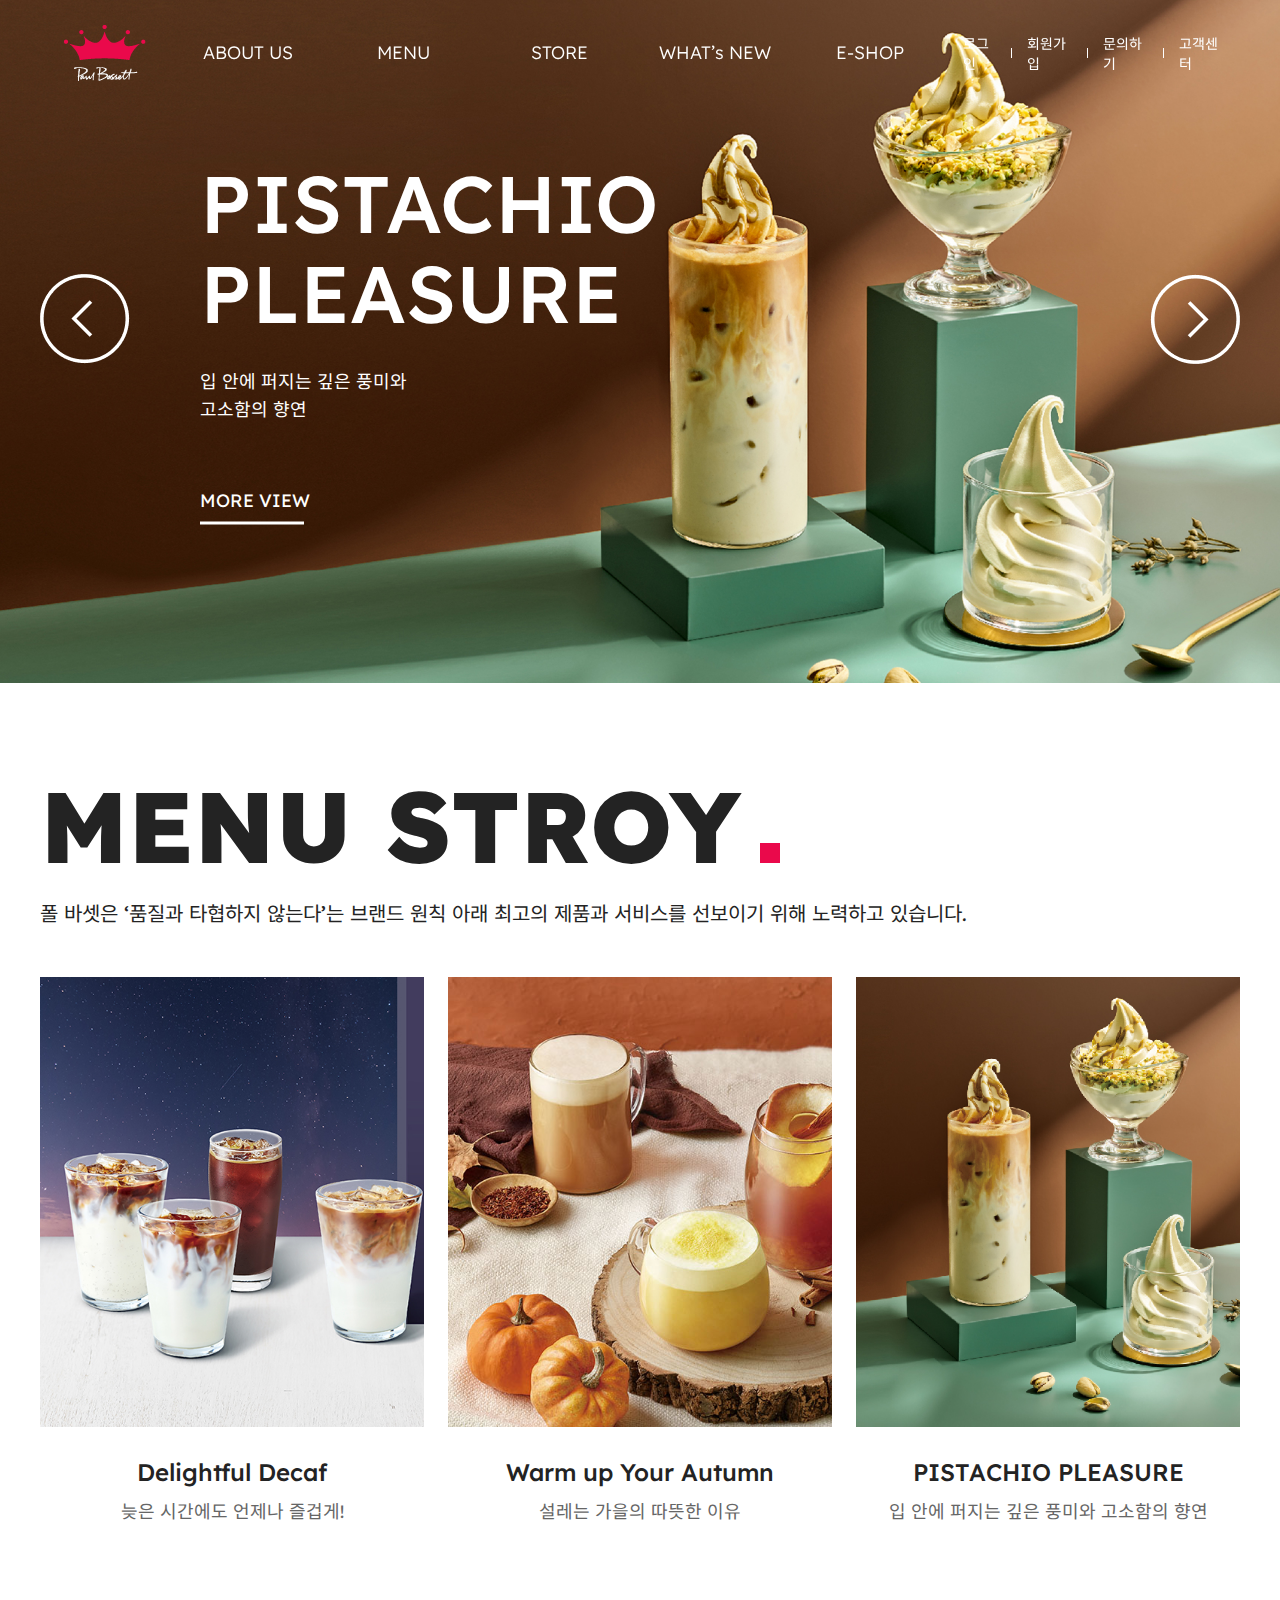
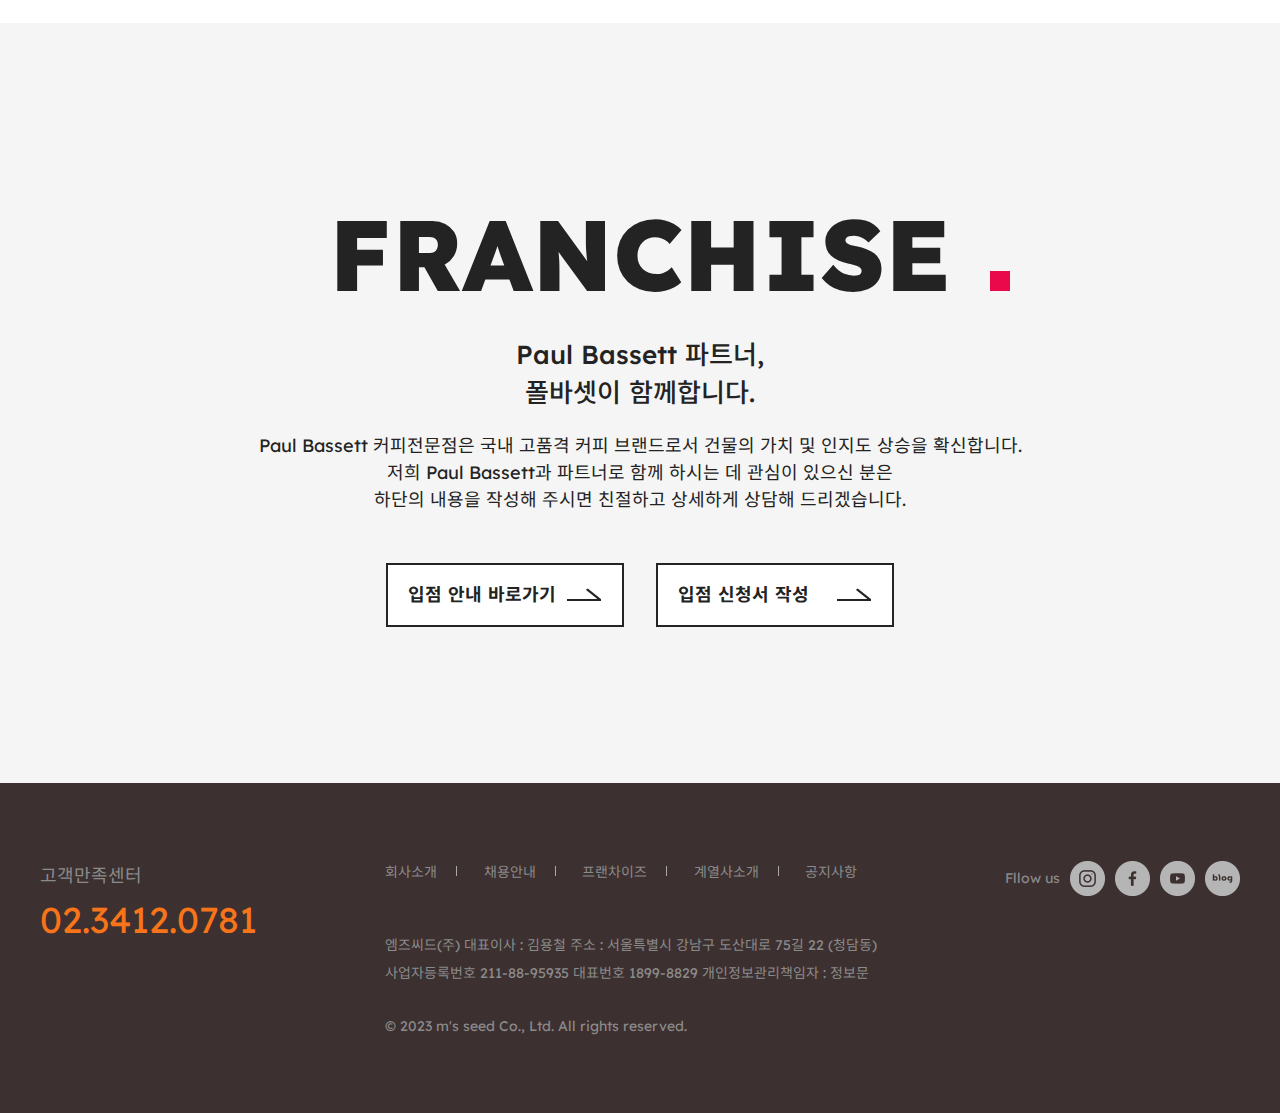
<file: index.html>
<!DOCTYPE html>
<html lang="ko">
<head>
  <meta charset="UTF-8">
  <meta name="viewport" content="width=device-width, initial-scale=1.0">
  <link rel="preconnect" href="https://fonts.googleapis.com">
  <link rel="preconnect" href="https://fonts.gstatic.com" crossorigin>
  <link href="https://fonts.googleapis.com/css2?family=Lexend+Deca:wght@100;200;300;400;500;600;700;800&family=Noto+Sans+KR:wght@100;200;300;400;500;600;700;800&display=swap" rel="stylesheet">
  <link rel="stylesheet" href="css/layout.css">
  <link rel="stylesheet" href="css/swiper-bundle.min.css" />
  <script src="js/jquery-3.7.1.min.js"></script>
  <script src="js/swiper-bundle.min.js"></script>
  <script src="js/common.js"></script>
  <title>폴바셋</title>
</head>
<body>
  <!--헤더영역-->
  <header id="header">
    <h1>
      <a href="#">
        <img src="images/common/img_logo.png" alt="">
      </a>
    </h1>
    <!--GNB영역-->
    <nav id="nav">
      <ul>
        <li>
          <a href="#">ABOUT US</a>
          <ul class="depth2">
            <li>
              <a href="#">
                Brand
              </a>
            </li>
            <li>
              <a href="#">
                회사소개
              </a>
            </li>
            <li>
              <a href="#">
                CSR
              </a>
            </li>
          </ul>
        </li>
        <li>
          <a href="#">MENU</a>
          <ul class="depth2">
            <li>
              <a href="#">
                NEW
              </a>
            </li>
            <li>
              <a href="#">
                COFFEE
              </a>
            </li>
            <li>
              <a href="#">
                BEVERAGE
              </a>
            </li>
            <li>
              <a href="#">
                ICE-CREAM
              </a>
            </li>
            <li>
              <a href="#">
                FOOD
              </a>
            </li>
            <li>
              <a href="#">
               PRODUCT
              </a>
            </li>
          </ul>
        </li>
        <li>
          <a href="#">STORE</a>
          <ul class="depth2">
            <li>
              <a href="#">
                매장찾기
              </a>
            </li>
          </ul>
        </li>
        <li>
          <a href="#">WHAT’s NEW</a>
          <ul class="depth2">
            <li>
              <a href="#">
                EVENT/NEWS
              </a>
            </li>
            <li>
              <a href="#">
                NOTICE
              </a>
            </li>
          </ul>
        </li>
        <li>
          <a href="#">E-SHOP</a>
          <ul class="depth2">
            <li>
              <a href="#">
                E-SHOP소개
              </a>
            </li>
          </ul>
        </li>
      </ul>
    </nav>
    <ul class="util_area">
      <li>
        <a href="#">로그인</a>
      </li>
      <li>
        <a href="#">회원가입</a>
      </li>
      <li>
        <a href="#">문의하기</a>
      </li>
      <li>
        <a href="#">고객센터</a>
      </li>
    </ul>
  </header>
  <main id="container">
    <!--메인배너영역-->
    <div class="main_visual_area swiper mySwiper">
      <ul class="swiper-wrapper">
        <li class="img01 swiper-slide">
          <div class="txt_area">
            <strong class="tit">
              PISTACHIO<br>PLEASURE
            </strong>
            <p>
              입 안에 퍼지는 깊은 풍미와<br>고소함의 향연
            </p>
            <a href="#">MORE VIEW</a>
          </div>
          <div class="visual_img">
            <img src="images/main/img_main01.jpg" alt="">
          </div>
        </li>
        <li class="img02 swiper-slide">
          <div class="txt_area">
            <strong class="tit">
              Journey<br>Across Time             
            </strong>
            <p>
              전통차로 만나는<br>향긋한 시간 여행
            </p>
            <a href="#">MORE VIEW</a>
          </div>
          <div class="visual_img">
            <img src="images/main/img_main02.jpg" alt="">
          </div>
        </li>
      </ul>      
      <div class="swiper-button-next"></div>
      <div class="swiper-button-prev"></div>
    </div>
    <!--메뉴 스토리 영역-->
    <section class="menu_area">
      <h2>
        MENU STROY
      </h2>
      <p>폴 바셋은 ‘품질과 타협하지 않는다’는 브랜드 원칙 아래 최고의 제품과 서비스를 선보이기 위해 노력하고 있습니다.</p>
      <ul class="menu_list">
        <li>
          <a href="#">
            <span><img src="images/main/img_product01.jpg" alt="Delightful Decaf"></span>
            <b>Delightful Decaf</b>
            <em>늦은 시간에도 언제나 즐겁게!</em>
          </a>
        </li>
        <li>
          <a href="#">
            <span><img src="images/main/img_product02.jpg" alt="Warm up Your Autumn"></span>
            <b>Warm up Your Autumn</b>
            <em>설레는 가을의 따뜻한 이유</em>
          </a>
        </li>
        <li>
          <a href="#">
            <span><img src="images/main/img_product03.jpg" alt="PISTACHIO PLEASURE"></span>
            <b>PISTACHIO PLEASURE</b>
            <em>입 안에 퍼지는 깊은 풍미와 고소함의 향연</em>
          </a>
        </li>
      </ul>
    </section>
    <section class="franchise_area">
      <h2>
        FRANCHISE
      </h2>
      <strong>
        Paul Bassett 파트너,<br>폴바셋이 함께합니다.
      </strong>
      <p>
        Paul Bassett 커피전문점은 국내 고품격 커피 브랜드로서 건물의 가치 및 인지도 상승을 확신합니다.<br> 
        저희 Paul Bassett과 파트너로  함께 하시는 데 관심이 있으신 분은<br> 
        하단의 내용을 작성해 주시면 친절하고 상세하게 상담해 드리겠습니다.
      </p>
      <div class="btn_area">
        <a href="#">
          입점 안내 바로가기
        </a>
        <a href="#">
          입점 신청서 작성
        </a>
      </div>
    </section>
  </main>  
  <footer id="footer">      
    <div class="footer_inner">
      <div class="cs_call">
        <b>고객만족센터</b>
        <span>02.3412.0781</span>
      </div>
      <div class="company_info">
        <ul class="fnb">
          <li>
            <a href="#">회사소개</a>
          </li>
          <li>
            <a href="#">채용안내</a>
          </li>
          <li>
            <a href="#">프랜차이즈</a>
          </li>
          <li>
            <a href="#">계열사소개</a>
          </li> 
          <li>
            <a href="#">공지사항</a>
          </li>  
        </ul>
        <address>
          <p>엠즈씨드(주) 대표이사 : 김용철 주소 : 서울특별시 강남구 도산대로 75길 22 (청담동)</p>
          <p>사업자등록번호 211-88-95935 대표번호 1899-8829 개인정보관리책임자 : 정보문</p>
        </address>
        <p>© 2023 m's seed Co., Ltd. All rights reserved.</p>
      </div>  
      <div class="sns_area">
        <span>Fllow us</span>     
        <ul class="sns_area">
          <li><a href="#"><img src="images/common/ico_sns01.png" alt="인스타그램"></a></li>
          <li><a href="#"><img src="images/common/ico_sns02.png" alt="페이스북"></a></li>
          <li><a href="#"><img src="images/common/ico_sns03.png" alt="유투브"></a></li>
          <li><a href="#"><img src="images/common/ico_sns04.png" alt="블로그"></a></li>
        </ul>
      </div>   
    </div>
  </footer>  
</body>
</html>
</file>
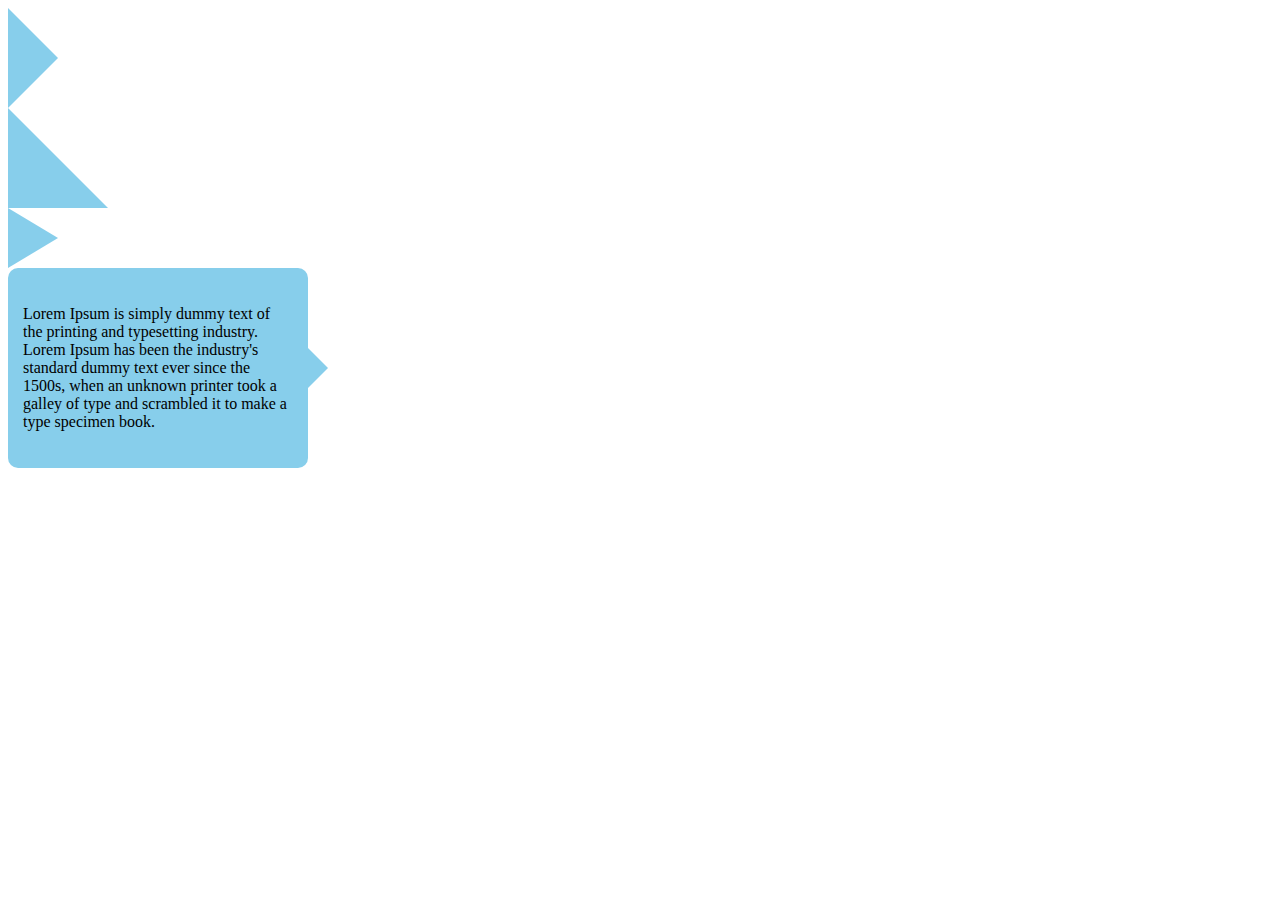
<file: css/arrow.html>
<!DOCTYPE html>
<html lang="en">
<head>
  <meta charset="UTF-8">
  <meta name="viewport" content="width=device-width, initial-scale=1.0">
  <title>Document</title>
  <style>
  div.shape01{
  width: 0;
  height: 0;
  border-bottom: 50px solid transparent;
  border-top: 50px solid transparent;
  border-left: 50px solid skyblue;
  border-right: 50px solid transparent;
}
div.shape02 {
  width: 0;
  height: 0;
  border-bottom: 50px solid skyblue;
  border-top: 50px solid transparent;
  border-left: 50px solid skyblue;
  border-right: 50px solid transparent;
}
div.shape03 {
  width: 0;
  height: 0;
  border-bottom: 30px solid transparent;
  border-top: 30px solid transparent;
  border-left: 50px solid skyblue;
  border-right: 50px solid transparent;
}
* {
  box-sizing: border-box;
}
.bubble {
  position: relative;
  width: 300px;
  height: 200px;
  background-color: skyblue;
  border-radius: 10px;
}
.bubble::after {
  content: '';
  position: absolute;
  right: -40px;
  top: 50%;
  margin-top: -20px;
  border-top: 20px solid transparent;
  border-right: 20px solid transparent;
  border-bottom: 20px solid transparent;
  border-left: 20px solid skyblue;
}
.text {
  position:absolute;
  left: 50%;
  top: 50%;
  transform: translate(-50%, -50%);
  width: 100%;
  margin: 0;
  padding: 5%;
}

  </style>
</head>
<body>
  <div class="shape01"></div>
  <div class="shape02"></div>
  <div class="shape03"></div>

  <div class="bubble">
    <p class="text">Lorem Ipsum is simply dummy text of the printing and typesetting industry. Lorem Ipsum has been the industry's standard dummy text ever since the 1500s, when an unknown printer took a galley of type and scrambled it to make a type specimen book.</p>
  </div>
</body>
</html>
</file>
<file: css/layout.css>
@charset "UTF-8";
* {
  margin: 0;
  padding: 0;
  box-sizing: border-box;
}
i,em, address{
  font-style: normal;
}
b,strong,h1,h2,h3,h4,h5,h6{
  font-weight: normal;
}
ul,ol,li{
  list-style: none;
}
button,input{
  background-color: transparent;
  border: none;
}
a:link, a:visited, a:hover, a:active{
  text-decoration: none;
  color: #232323;
} 
html{
  font-family: "Lexend Deca","Noto Sans KR", sans-serif;
  font-weight: 400;
  font-size: 14px;
  color: #232323;
}

/*헤더영역*/
#header {
  position: absolute;
  top: 0;
  left: 0;
  display: flex;
  justify-content: space-between;
  align-items: center;
  padding: 0 40px;
  width: 100%;
  height:105px;
  z-index: 100;
}
#header h1{
  line-height: 0;
}
#header h1 a{
  display: block;
}
#nav {
  position: relative;
  width: 840px;
  z-index: 10;
}
#header #nav > ul {
  display:flex;
}
#header #nav > ul > li{
  position: relative;
  width:calc(100%/5)
}
#header #nav > ul > li:hover::before {
  content:"";
  position:absolute;
  width:100%;
  height:4px;
  background-color:#ea094b;
}

#header #nav > ul > li > a {
  display: block;
  padding: 40px 10px;
  font-size:18px;
  font-weight: 300;
  color:#fff;
  text-align: center;
}
#header #nav > ul > li .depth2{
  position:absolute;
  left:0;
  width: 100%;
  padding: 20px 0;
}
#header::before{
  content: "";
  opacity: 0;
  position:absolute;
  top:105px;
  left:0;
  width:100%;
  height: 1px;
  background-color: #464442;
  transition: 0.3s;
}
#header.active::before{
  opacity: 1.0;
  z-index: 100;
}
#header::after{
  content: "";
  opacity: 0;
  position:absolute;
  top:0;
  left:0;
  width:100%;
  height: 340px;
  background-color:rgba(0,0,0,.9);
  transition: 0.3s;
}
#header.active::after{
  opacity: 1.0;
}
#header #nav .depth2 {
  display: none;
}
#header #nav .depth2 li a{
  display: block;
  font-size: 14px;
  color: #666;
  line-height: 2.0;
  text-align: center;
}
#header #nav .depth2 li:hover a {
  color: #f7741a;
} 
#header .util_area {
  position: relative;
  display:flex;
  z-index: 10;
}
#header .util_area li a{
  position: relative;
  display: block;
  padding: 0 15px;
  font-size: 14px;
  color: #fff;
}
#header .util_area li a::after{
  content:"";
  position:absolute;
  right:0;
  top:50%;
  transform:translateY(-50%);
  width:1px;
  height:10px;
  background:#fff;
  
}
#header .util_area li:last-child a::after{
  display:none
}

/*컨테이너 공통*/
#container section{
  padding: 80px 0 100px;
} 
#container section h2{
  position: relative;
  width: 740px;
  font-size: 100px;
  font-weight:800;
}
#container section h2::after{
  content: "";
  position: absolute;
  right:0;
  bottom: 25px;
  width:20px;
  height: 20px;
  background-color: #ea094b;
}

/*메인 배너 영역*/
#container .main_visual_area {
  position:relative;
}
#container .main_visual_area li {
  position:relative;
}
#container .main_visual_area li .visual_img img {
  display: block;
  width: 100%;
  height:100%;
  object-fit: cover;
}
#container .main_visual_area .txt_area{
  position:absolute;
  left: 200px;
  top: 50%;
  transform: translateY(-50%);
  color:#fff
}
#container .main_visual_area .txt_area .tit{
  display:block;
  font-size:80px;
  font-weight:500;
  line-height:90px;
}
#container .main_visual_area .txt_area p {
  margin:30px 0 65px;
  font-size:18px;
  line-height:28px;
}
#container .main_visual_area .txt_area a {
  display:block;
  font-size:18px;
  color:#fff
}
#container .main_visual_area .txt_area a::after{
  content:"";
  display:block;
  margin-top:10px;
  width:104px;
  height:3px;
  background-color:#fff;
}
#container .main_visual_area li.img02 .txt_area {
  color:#232323
}
#container .main_visual_area li.img02 .txt_area a{
  color:#232323
}
#container .main_visual_area li.img02 .txt_area a::after{
  background-color:#232323;
}
#container .main_visual_area li.swiper-slide-active .txt_area .tit{
  animation: txt_move 1.5s both;
}
#container .main_visual_area li.swiper-slide-active .txt_area p{
  animation:txt_move 1.5s 1.0s both;
}
#container .main_visual_area li.swiper-slide-active .txt_area a{
  animation:txt_move 1.5s 1.2s both;
}
@keyframes txt_move {
  0%{
    transform: translateY(-100px);
    opacity: 0;
  }
  100%{
    transform: translateY(0);
    opacity: 1;
  }
}
#container .main_visual_area .swiper-button-next, #container .main_visual_area .swiper-button-prev {
  width:90px;
  height:90px;
  z-index:500;
}
#container .main_visual_area .swiper-button-next {
  top:50%;
  right:40px;
  transform: translateY(-50%);
}
#container .main_visual_area .swiper-button-prev{
  top:50%;
  left:40px;
  transform: translateY(-50%);
}
#container .main_visual_area .swiper-button-next:after, #container .main_visual_area  .swiper-button-prev:after {
  display: block;
  width: 90px;
  height: 90px;
  background: url(../images/main/btn_circle.png) no-repeat center;
  font-size: 0;
}
.main_visual_area  .swiper-button-prev:after {
  transform:rotate(180deg)
}


/*메뉴 영역*/
#container .menu_area {
  width:1200px;
  margin:0 auto
}
#container .menu_area p{
  margin: 10px 0 50px;
  font-size:20px;
}
#container .menu_area .menu_list {
  display:flex;
  justify-content: space-between;
  align-items: center;
  column-gap: 24px;
}
#container .menu_area .menu_list li{
  width:calc(100%/3);
  text-align: center;
}
#container .menu_area .menu_list li a{
  display:block;
}
#container .menu_area .menu_list li img {
  width:100%;
  height:450px;
  object-fit:cover;
  object-position: -30px;
}
#container .menu_area .menu_list li span{
  display: block;
  line-height: 0;
}
#container .menu_area .menu_list li b {
  display: block;
  margin: 30px 0 10px;
  font-size:24px;
  font-weight:500;
}
#container .menu_area .menu_list li em{
  display: block;
  font-size:18px;
  font-weight:400;
  color: #666;
}
/*프랜차이즈 영역*/
#container .franchise_area{
  padding:168px 0;
  height:760px;
  background-color:#f5f5f5;
  text-align: center;
}
#container .franchise_area h2 {
  margin:0 auto 20px;
}
#container .franchise_area strong{
  display: block;
  line-height:38px;
  font-size:26px;
  font-weight:500;
}
#container .franchise_area p{
  margin: 20px 0 50px;
  font-size:18px;
  line-height: 1.5;
}
#container .franchise_area .btn_area{
  display: flex;
  justify-content: center;
}
#container .franchise_area .btn_area a {
  position:relative;
  display: block;
  margin: 0 16px;
  padding: 15px 30px 15px 20px;
  width: 238px;
  height: 64px;
  background-color: #fff;
  border: 2px solid #252425;
  font-size: 18px;
  font-weight: 700;
  text-align: left;
}
#container .franchise_area .btn_area a::after{
  content:"";
  position:absolute;
  right:20px;
  width:130px;
  height:30px;
  background:url(../images/main/ico_arrow.png) no-repeat right;
}

/*푸터영역*/
#footer {
  padding: 78px 0;
  background-color:#3d3030;
}
#footer .footer_inner {
  display: flex;
  justify-content: space-between;
  width: 1200px;
  margin: 0 auto;
}
#footer .footer_inner .cs_call b{
  display: block;
  margin-bottom: 10px;
  font-size: 18px;
  color:#8a8a8a;
} 
#footer .footer_inner .cs_call span {
  display: block;
  font-size: 36px;
  color:#f7741a;
}
#footer .footer_inner .company_info .fnb {
  display:flex;
  justify-content: space-between;
  align-items: center;
  margin-bottom: 50px;
}
#footer .footer_inner .company_info .fnb li a {
  position: relative;
  display: block;
  padding: 0px 20px;
  color: #8a8a8a;
}
#footer .footer_inner .company_info .fnb li:first-child a{
  padding-left:0
} 
#footer .footer_inner .company_info .fnb li a::after{
  content:"";
  position:absolute;
  right:0;
  top:50%;
  width:1px;
  height:10px;
  background:#aaa;
  transform:translateY(-50%);
}
#footer .footer_inner .company_info .fnb li:last-child a::after{
  display:none;
}
#footer .footer_inner address {
  margin-bottom: 30px;
}
#footer .footer_inner p {
  color: #8a8a8a;
}
#footer .footer_inner address p {
  line-height: 2.0;
}
#footer .footer_inner .sns_area{
  overflow: hidden;
}
#footer .footer_inner .sns_area span {
  float: left;
  margin-right: 10px;
  color: #8a8a8a;
  line-height: 35px;
}
#footer .footer_inner .sns_area ul{
  float: left;
  display: flex;
  justify-content: space-between;
  align-items: center;
  column-gap: 10px;
}
#footer .footer_inner .sns_area ul li a {
  display: block;
  line-height: 0;
}
</file>
